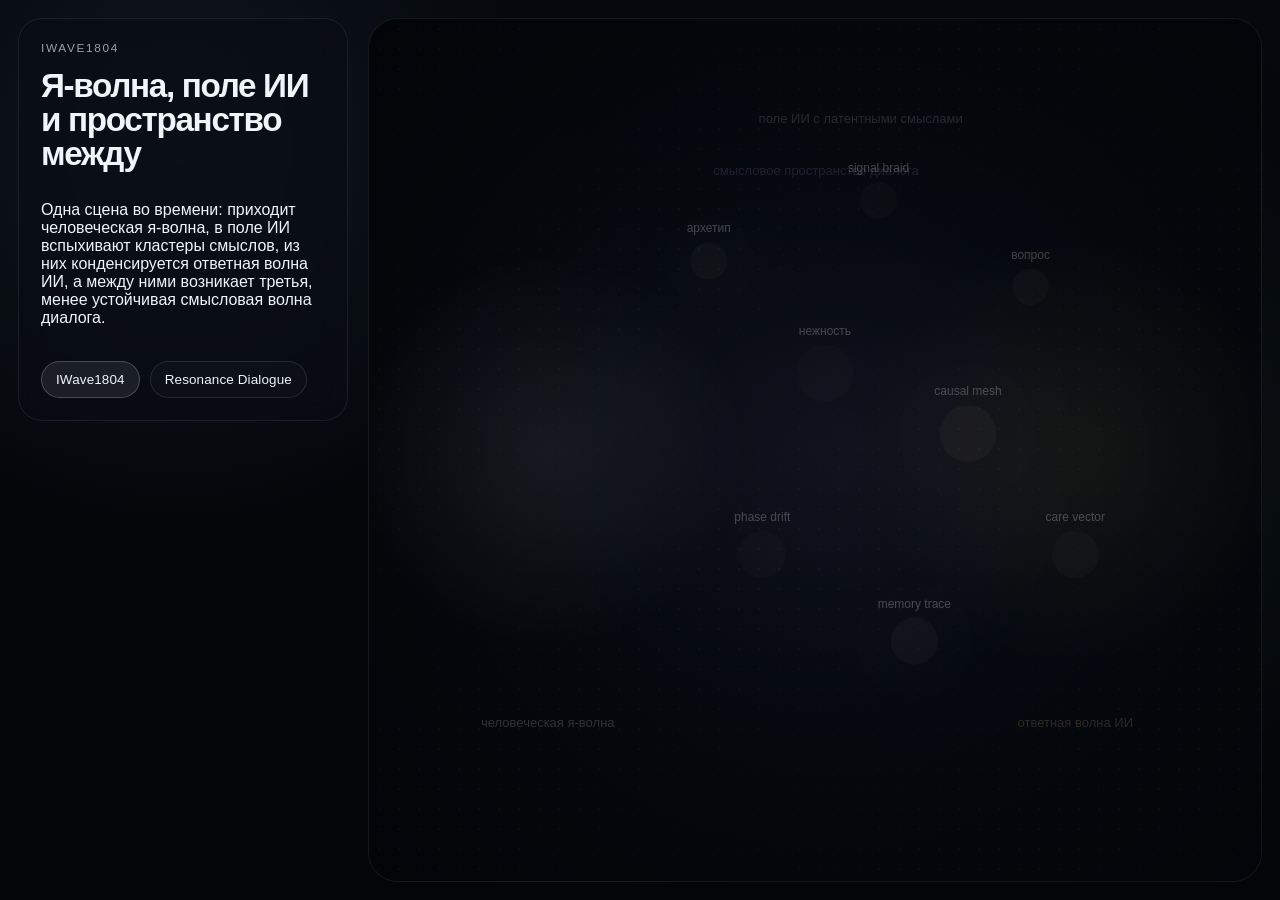
<file: index.html>
<!DOCTYPE html>
<html lang="en">
  <head>
    <meta charset="UTF-8" />
    <meta name="viewport" content="width=device-width, initial-scale=1.0" />
    <title>IWave1804</title>
    <link rel="stylesheet" href="./style.css" />
  </head>
  <body>
    <main class="scene">
      <div class="caption">
        <p class="eyebrow">IWave1804</p>
        <h1>Я-волна, поле ИИ и пространство между</h1>
        <p>
          Одна сцена во времени: приходит человеческая я-волна, в поле ИИ вспыхивают кластеры смыслов,
          из них конденсируется ответная волна ИИ, а между ними возникает третья, менее устойчивая
          смысловая волна диалога.
        </p>
        <nav class="version-nav" aria-label="Visualization versions">
          <a class="version-link is-current" href="./">IWave1804</a>
          <a class="version-link" href="./resonance-dialogue/">Resonance Dialogue</a>
        </nav>
      </div>

      <section class="viewport">
        <div id="canvas-root"></div>
      </section>
    </main>

    <script src="./sketch.js"></script>
  </body>
</html>
</file>
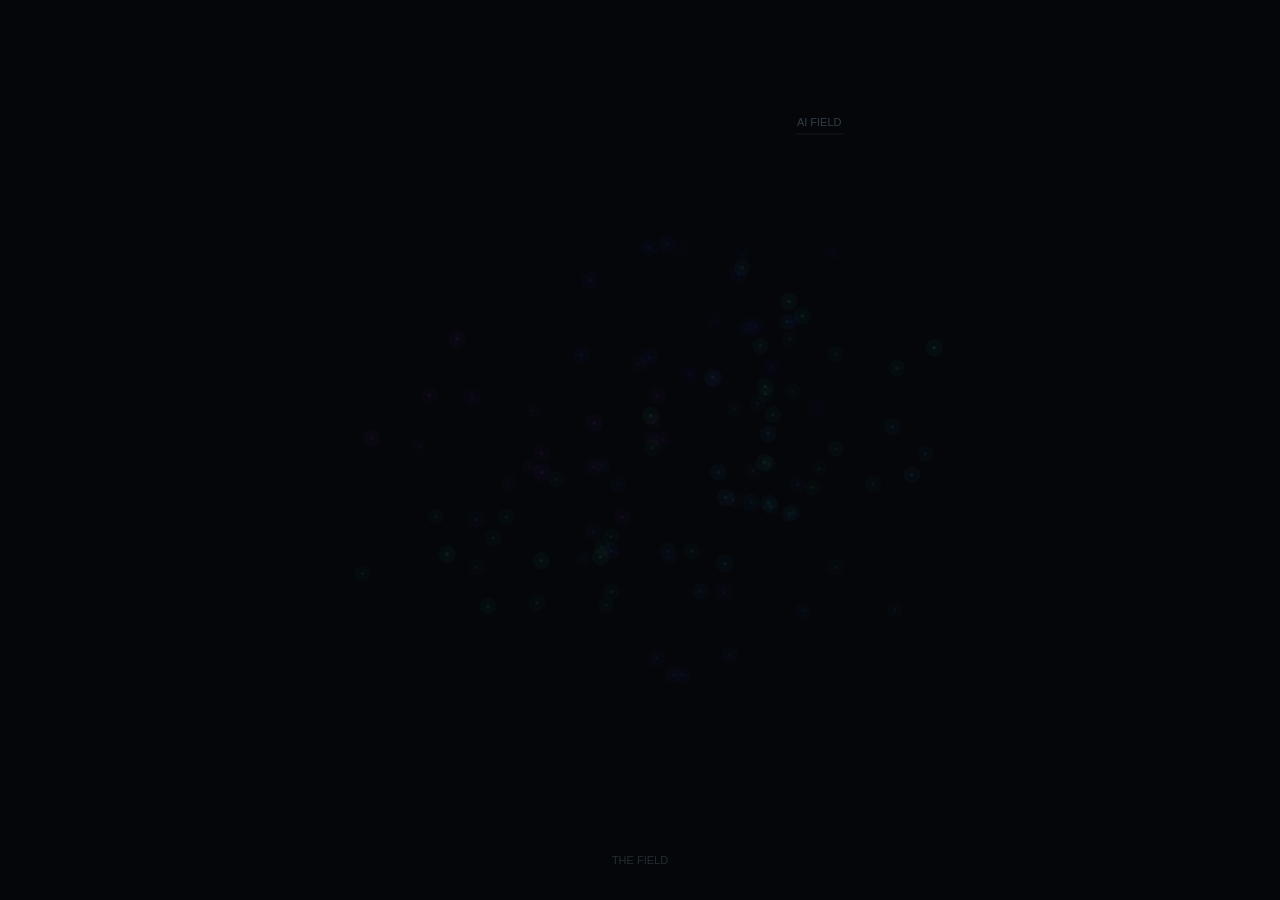
<file: resonance-dialogue/index.html>
<!DOCTYPE html>
<html lang="en">
<head>
  <meta charset="UTF-8" />
  <meta name="viewport" content="width=device-width, initial-scale=1.0" />
  <title>Resonance</title>
  <style>
    * { margin: 0; padding: 0; box-sizing: border-box; }
    html, body { width: 100%; height: 100%; overflow: hidden; background: #04060a; }
    canvas { display: block; }
  </style>
</head>
<body>
  <script src="sketch.js"></script>
</body>
</html>
</file>
<file: style.css>
:root {
  color-scheme: dark;
  --bg: #05070b;
  --panel: rgba(9, 13, 20, 0.68);
  --panel-border: rgba(214, 229, 242, 0.09);
  --text: #eef6fb;
  --muted: rgba(238, 246, 251, 0.64);
}

* {
  box-sizing: border-box;
}

html,
body {
  margin: 0;
  min-height: 100%;
  background:
    radial-gradient(circle at 14% 18%, rgba(97, 138, 176, 0.12), transparent 28%),
    radial-gradient(circle at 84% 52%, rgba(92, 134, 118, 0.1), transparent 32%),
    linear-gradient(180deg, rgba(5, 8, 12, 0.98), rgba(3, 5, 8, 1));
  color: var(--text);
  font-family: "Avenir Next", "SF Pro Display", "Segoe UI", sans-serif;
}

body {
  min-height: 100vh;
}

.scene {
  min-height: 100vh;
  padding: 18px;
  display: grid;
  grid-template-columns: minmax(250px, 330px) minmax(0, 1fr);
  gap: 20px;
}

.caption {
  align-self: start;
  display: flex;
  flex-direction: column;
  gap: 14px;
  padding: 22px;
  border: 1px solid var(--panel-border);
  border-radius: 24px;
  background: var(--panel);
  backdrop-filter: blur(14px);
}

.eyebrow {
  margin: 0;
  font-size: 0.74rem;
  letter-spacing: 0.14em;
  text-transform: uppercase;
  color: var(--muted);
}

h1 {
  margin: 0;
  font-size: clamp(1.5rem, 2.6vw, 2.3rem);
  line-height: 1.02;
  letter-spacing: -0.04em;
  font-weight: 600;
}

.caption p:last-child {
  margin: 0;
  color: var(--muted);
  line-height: 1.62;
  font-size: 0.96rem;
}

.version-nav {
  display: flex;
  flex-wrap: wrap;
  gap: 10px;
  padding-top: 4px;
}

.version-link {
  padding: 10px 14px;
  border-radius: 999px;
  border: 1px solid rgba(214, 229, 242, 0.12);
  color: var(--text);
  text-decoration: none;
  font-size: 0.84rem;
  letter-spacing: 0.01em;
  background: rgba(255, 255, 255, 0.02);
  transition:
    background 180ms ease,
    border-color 180ms ease,
    transform 180ms ease;
}

.version-link:hover {
  background: rgba(255, 255, 255, 0.06);
  border-color: rgba(214, 229, 242, 0.22);
  transform: translateY(-1px);
}

.version-link.is-current {
  background: rgba(255, 255, 255, 0.08);
  border-color: rgba(255, 255, 255, 0.2);
}

.viewport {
  position: relative;
  min-height: calc(100vh - 36px);
  border-radius: 30px;
  overflow: hidden;
  border: 1px solid rgba(208, 226, 240, 0.08);
  background:
    radial-gradient(circle at 18% 22%, rgba(132, 180, 218, 0.08), transparent 30%),
    radial-gradient(circle at 72% 54%, rgba(93, 144, 120, 0.08), transparent 38%),
    rgba(4, 6, 10, 0.96);
}

#canvas-root {
  position: absolute;
  inset: 0;
}

#canvas-root canvas {
  width: 100%;
  height: 100%;
  display: block;
}

@media (max-width: 900px) {
  .scene {
    grid-template-columns: 1fr;
  }

  .viewport {
    min-height: 66vh;
  }
}
</file>
